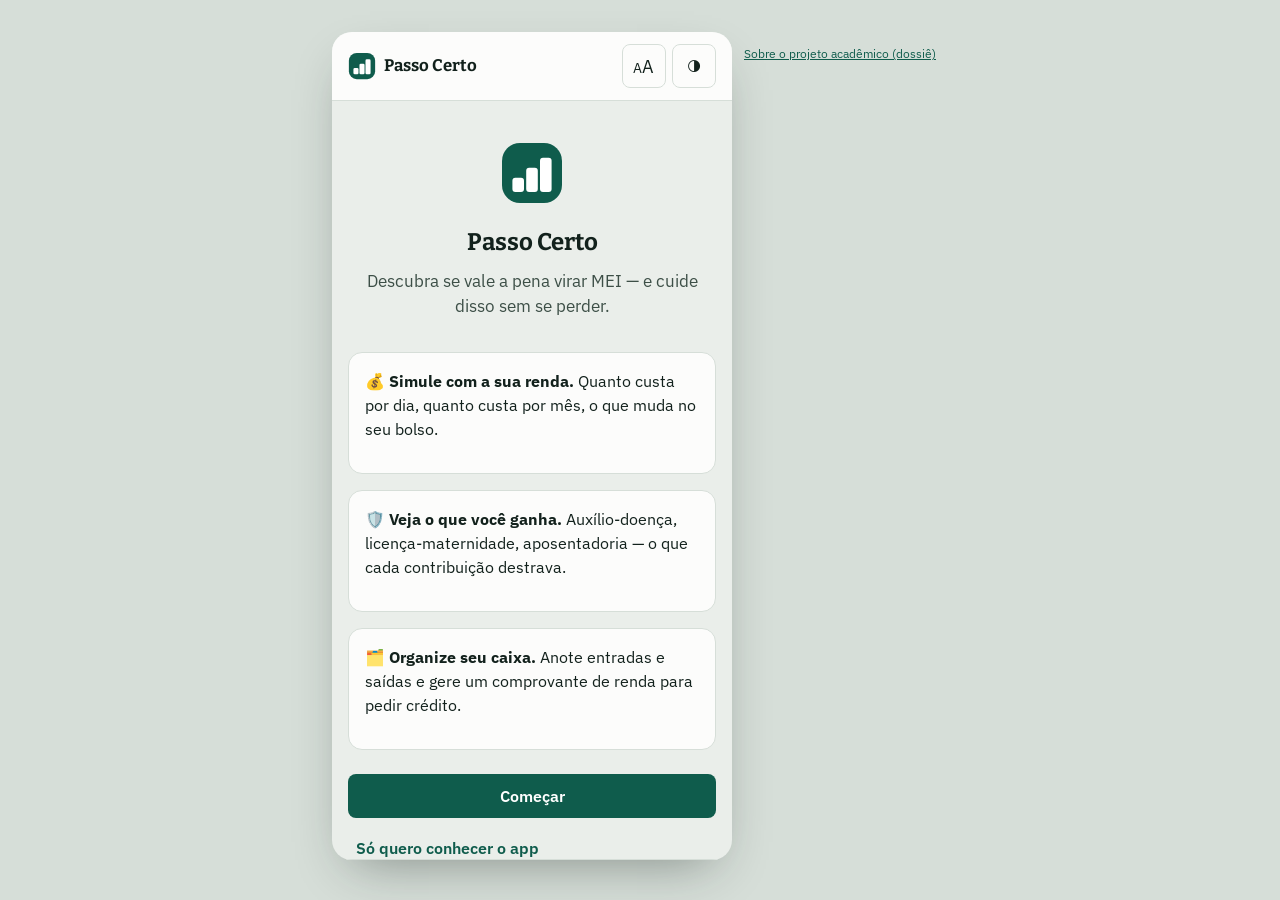
<file: index.html>
<!doctype html>
<html lang="pt-BR">
<head>
  <meta charset="utf-8">
  <meta name="viewport" content="width=device-width, initial-scale=1, viewport-fit=cover">
  <title>Passo Certo — decida, registre e mantenha seu MEI em dia</title>
  <meta name="description" content="O Passo Certo ajuda quem trabalha por conta própria a decidir se vale a pena virar MEI, a se organizar para isso e a não perder prazos nem direitos.">
  <meta name="theme-color" content="#0F5C4C">
  <link rel="icon" href="logo.svg" type="image/svg+xml">
  <link rel="apple-touch-icon" href="icons/icon-192.png">
  <link rel="manifest" href="manifest.json">
  <link rel="preconnect" href="https://fonts.googleapis.com">
  <link rel="preconnect" href="https://fonts.gstatic.com" crossorigin>
  <link href="https://fonts.googleapis.com/css2?family=Bitter:wght@600;700&family=IBM+Plex+Sans:wght@400;500;600&family=IBM+Plex+Mono:wght@400;500&display=swap" rel="stylesheet">
  <link rel="stylesheet" href="css/tokens.css">
  <link rel="stylesheet" href="css/styles.css">
</head>
<body>
  <a class="pular-link" href="#conteudo">Pular para o conteúdo</a>

  <div id="app">
    <header class="topo-app">
      <div class="topo-app__marca">
        <img src="logo.svg" width="28" height="28" alt="" aria-hidden="true">
        <span>Passo Certo</span>
      </div>
      <div class="topo-app__controles" role="group" aria-label="Preferências de exibição">
        <button type="button" id="botao-letra-maior" class="botao-icone" aria-pressed="false">
          <span aria-hidden="true">A<span style="font-size:1.3em">A</span></span>
          <span class="sr-only">Aumentar letra</span>
        </button>
        <button type="button" id="botao-tema" class="botao-icone" aria-label="Alternar tema claro ou escuro">
          <span id="icone-tema" aria-hidden="true">🌗</span>
        </button>
      </div>
    </header>

    <main id="conteudo" tabindex="-1"></main>

    <nav class="nav-abas" id="nav-abas" aria-label="Navegação principal" hidden></nav>
  </div>

  <div id="regiao-toasts" class="regiao-toasts" aria-live="polite" aria-atomic="true"></div>

  <footer class="rodape-discreto">
    <a href="dossie.html">Sobre o projeto acadêmico (dossiê)</a>
  </footer>

  <script type="module" src="js/app.js"></script>
</body>
</html>
</file>
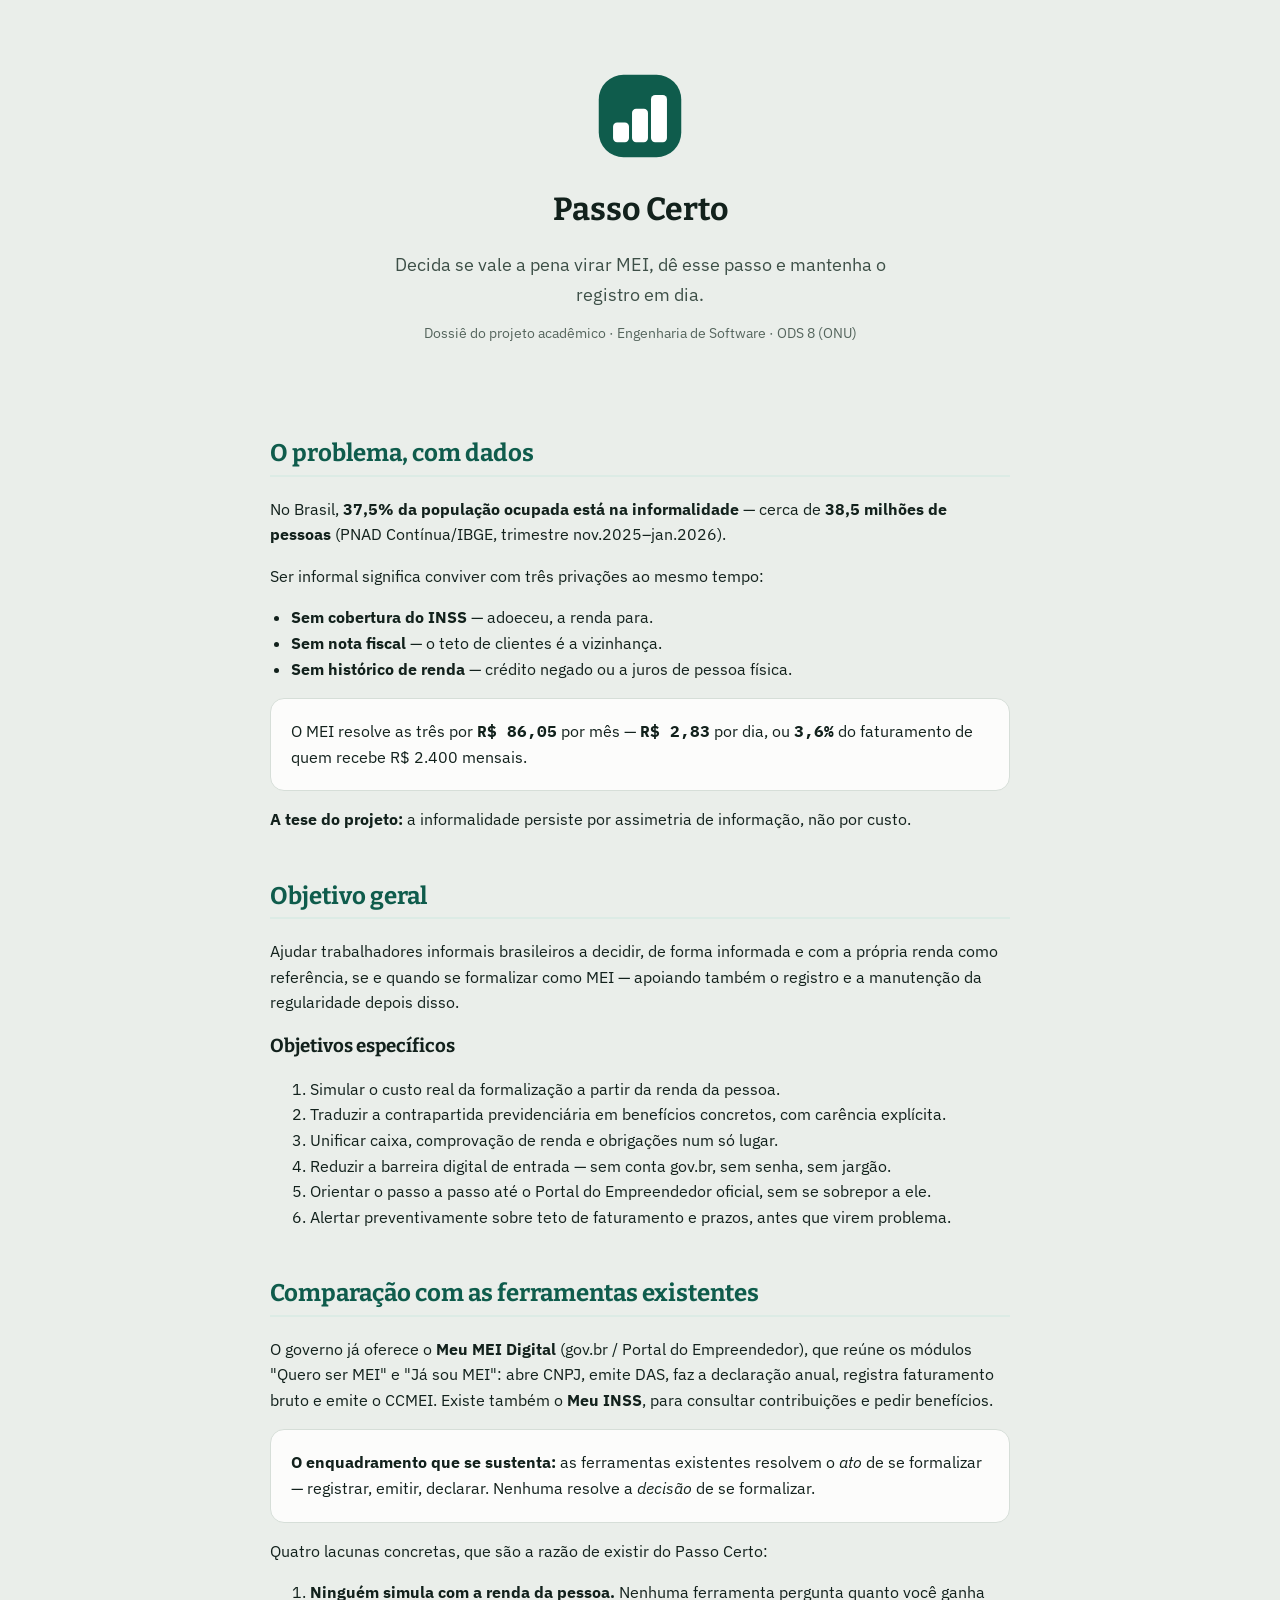
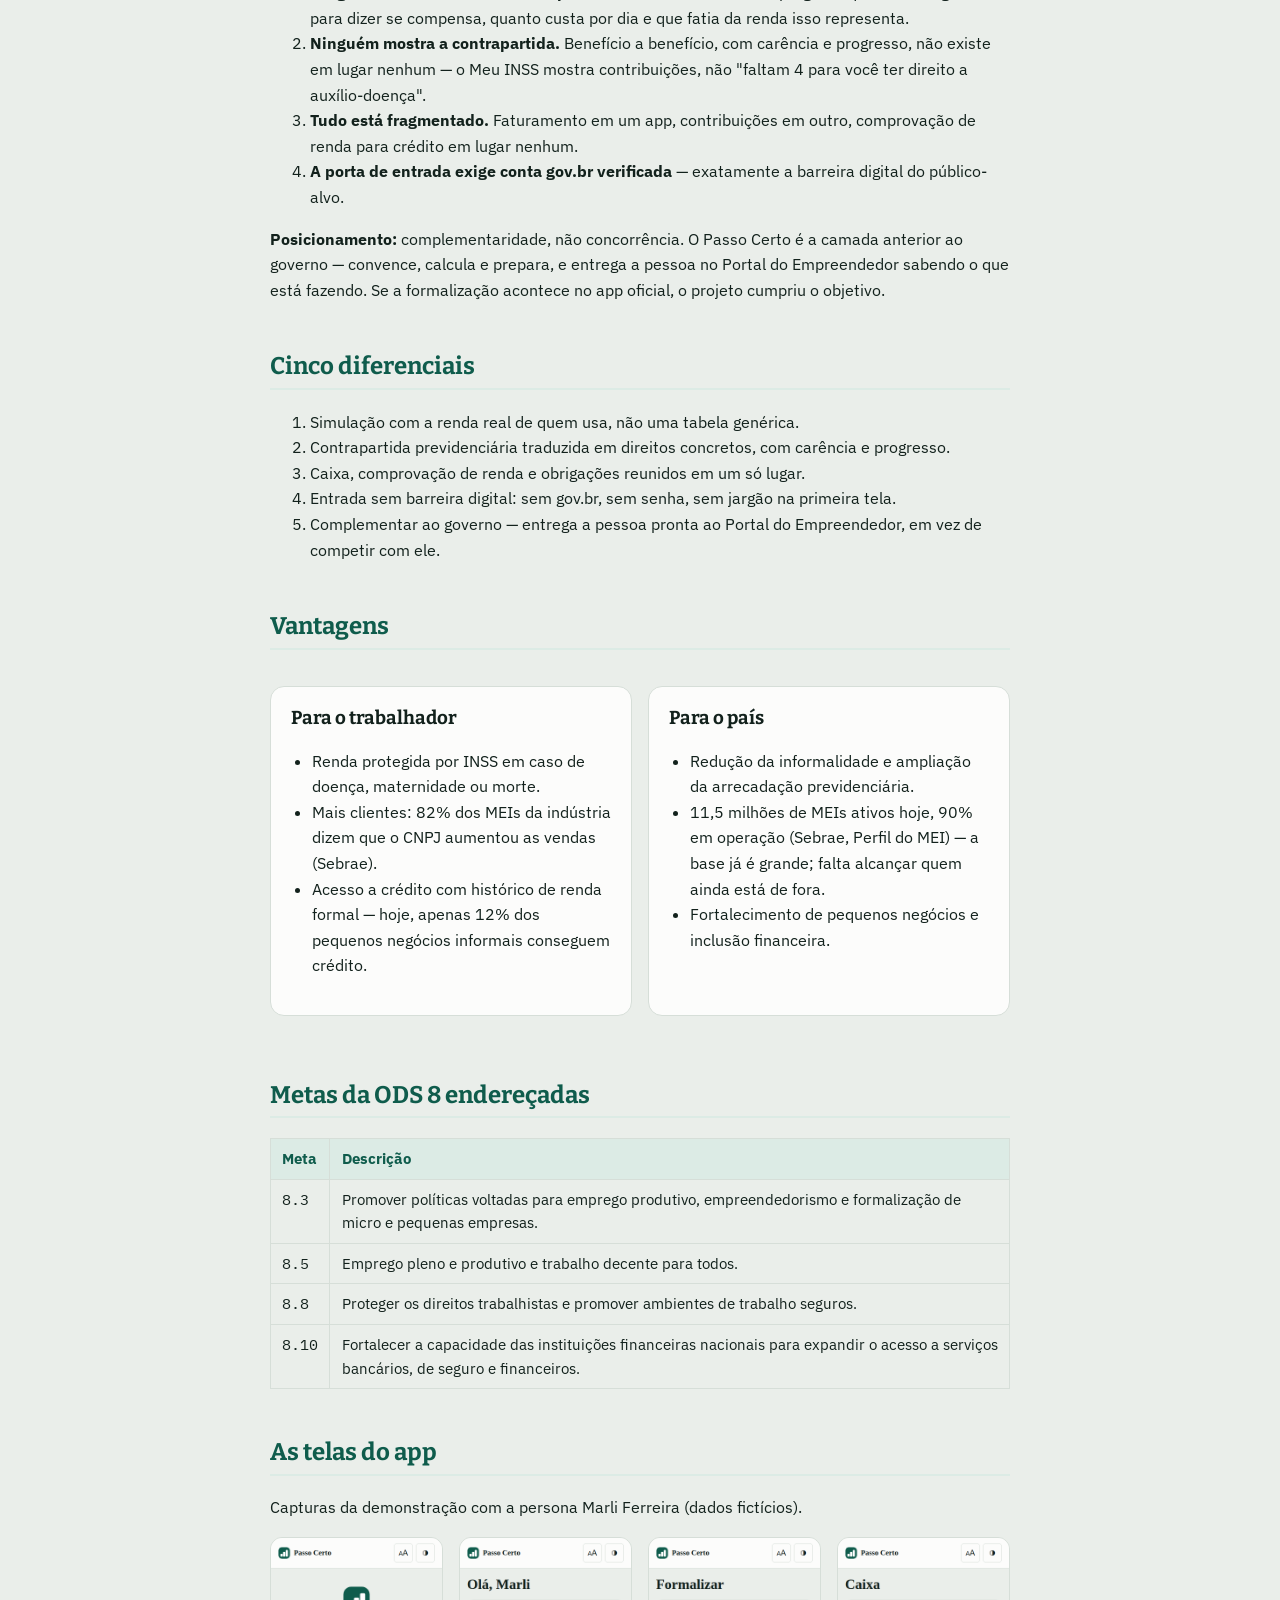
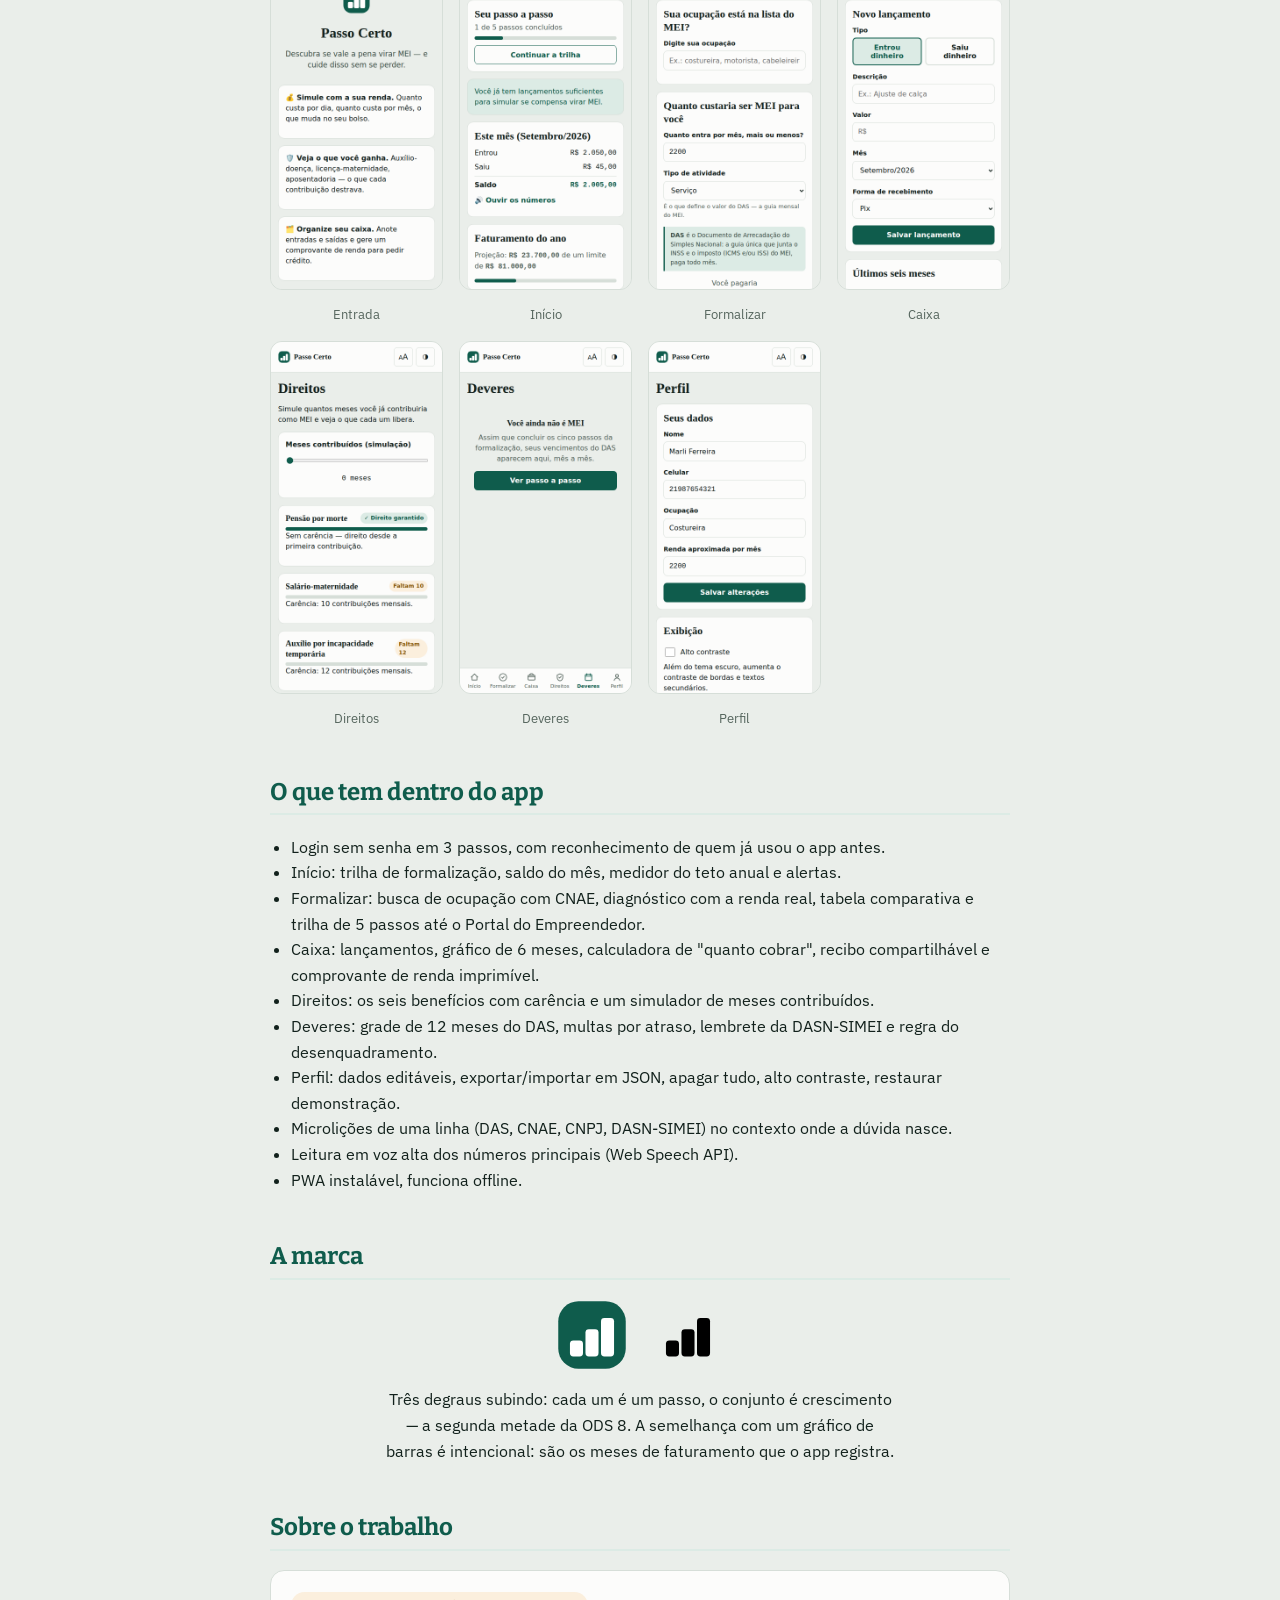
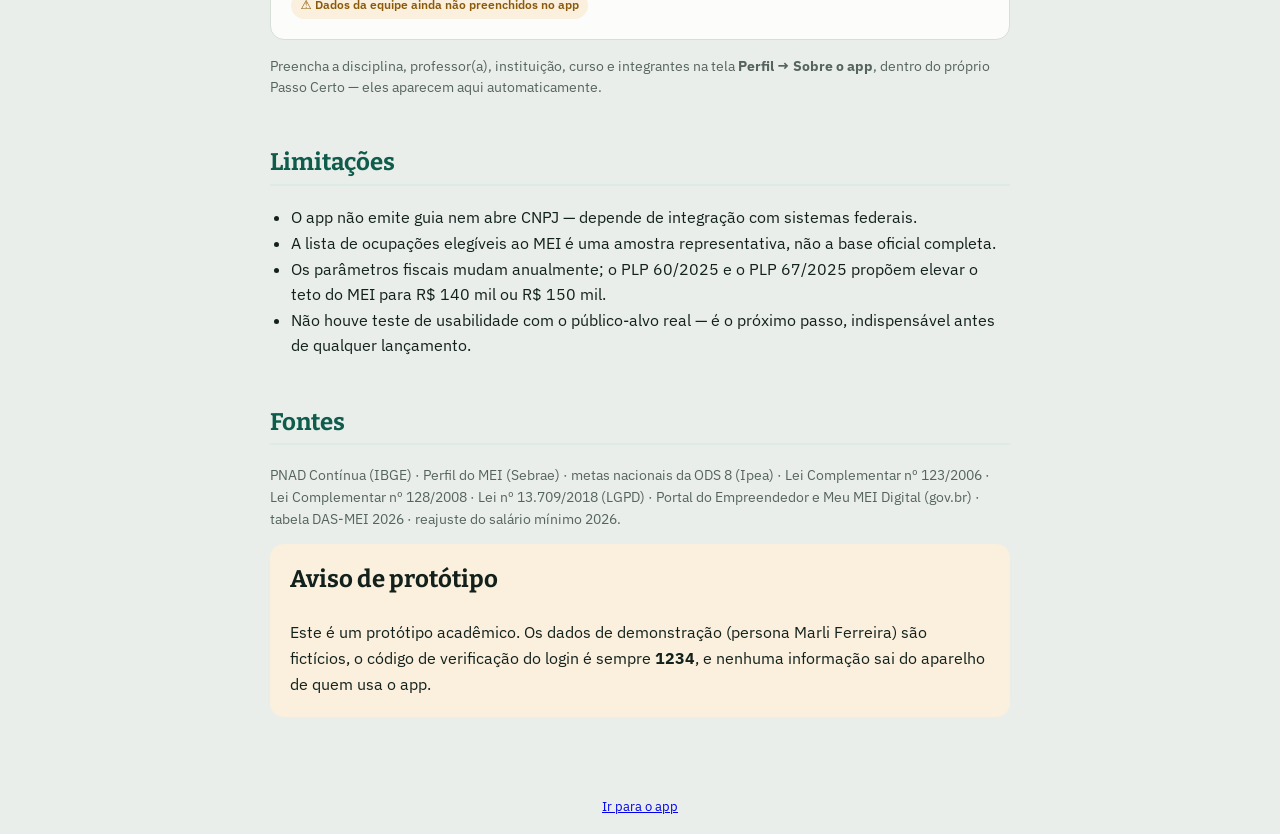
<file: dossie.html>
<!doctype html>
<html lang="pt-BR">
<head>
  <meta charset="utf-8">
  <meta name="viewport" content="width=device-width, initial-scale=1">
  <title>Dossiê do projeto — Passo Certo</title>
  <meta name="theme-color" content="#0F5C4C">
  <link rel="icon" href="logo.svg" type="image/svg+xml">
  <link rel="preconnect" href="https://fonts.googleapis.com">
  <link rel="preconnect" href="https://fonts.gstatic.com" crossorigin>
  <link href="https://fonts.googleapis.com/css2?family=Bitter:wght@600;700&family=IBM+Plex+Sans:wght@400;500;600&family=IBM+Plex+Mono:wght@400;500&display=swap" rel="stylesheet">
  <link rel="stylesheet" href="css/tokens.css">
  <style>
    * { box-sizing: border-box; }
    body {
      margin: 0;
      background: var(--bg);
      color: var(--ink);
      font-family: var(--font-body);
      line-height: 1.6;
    }
    .miolo { max-width: 780px; margin: 0 auto; padding: 1.5rem 1.25rem 4rem; }
    h1, h2, h3 { font-family: var(--font-title); line-height: 1.25; }
    h2 { color: var(--brand); border-bottom: 2px solid var(--brand-light); padding-bottom: 0.4rem; margin-top: 3rem; }
    .numero { font-family: var(--font-mono); font-variant-numeric: tabular-nums; }
    .capa { text-align: center; padding: 3rem 1rem 2rem; }
    .capa img.logo { width: 88px; height: 88px; border-radius: 22px; }
    .claim { font-size: 1.15rem; color: var(--secondary); max-width: 32rem; margin: 0.75rem auto 0; }
    .cartao { background: var(--card); border: 1px solid var(--line); border-radius: 14px; padding: 1.25rem; margin: 1rem 0; }
    .grade-2 { display: grid; grid-template-columns: 1fr 1fr; gap: 1rem; }
    @media (max-width: 640px) { .grade-2 { grid-template-columns: 1fr; } }
    table { width: 100%; border-collapse: collapse; margin: 1rem 0; font-size: 0.92rem; }
    th, td { border: 1px solid var(--line); padding: 0.5rem 0.7rem; text-align: left; vertical-align: top; }
    th { background: var(--brand-light); color: var(--brand); }
    .selo { display: inline-block; font-size: 0.78rem; font-weight: 600; padding: 0.2rem 0.6rem; border-radius: 999px; background: var(--amber-bg); color: var(--amber); }
    .grade-telas { display: grid; grid-template-columns: repeat(auto-fill, minmax(160px, 1fr)); gap: 1rem; margin-top: 1rem; }
    .grade-telas figure { margin: 0; text-align: center; }
    .grade-telas img { width: 100%; border-radius: 12px; border: 1px solid var(--line); }
    .grade-telas figcaption { font-size: 0.82rem; color: var(--muted); margin-top: 0.4rem; }
    .aviso-protótipo, .aviso-prototipo { background: var(--amber-bg); border-radius: 14px; padding: 1.25rem; }
    .fontes { font-size: 0.85rem; color: var(--muted); }
    .rodape-discreto { text-align: center; font-size: 0.8rem; color: var(--muted); padding: 1rem; }
    @media (max-width: 640px) { .rodape-discreto { display: none; } }
    ul { padding-left: 1.3rem; }
    .marca-tres-degraus { display: flex; align-items: center; justify-content: center; gap: 1.5rem; margin: 1rem 0; }
  </style>
</head>
<body>
  <div class="miolo">

    <div class="capa">
      <img class="logo" src="logo.svg" alt="Marca Passo Certo">
      <h1>Passo Certo</h1>
      <p class="claim">Decida se vale a pena virar MEI, dê esse passo e mantenha o registro em dia.</p>
      <p class="fontes">Dossiê do projeto acadêmico · Engenharia de Software · ODS 8 (ONU)</p>
    </div>

    <section id="problema">
      <h2>O problema, com dados</h2>
      <p>No Brasil, <strong>37,5% da população ocupada está na informalidade</strong> — cerca de
      <strong>38,5 milhões de pessoas</strong> (PNAD Contínua/IBGE, trimestre nov.2025–jan.2026).</p>
      <p>Ser informal significa conviver com três privações ao mesmo tempo:</p>
      <ul>
        <li><strong>Sem cobertura do INSS</strong> — adoeceu, a renda para.</li>
        <li><strong>Sem nota fiscal</strong> — o teto de clientes é a vizinhança.</li>
        <li><strong>Sem histórico de renda</strong> — crédito negado ou a juros de pessoa física.</li>
      </ul>
      <div class="cartao">
        <p style="margin:0">O MEI resolve as três por <strong class="numero">R$ 86,05</strong> por mês —
        <strong class="numero">R$ 2,83</strong> por dia, ou <strong class="numero">3,6%</strong> do faturamento
        de quem recebe R$ 2.400 mensais.</p>
      </div>
      <p><strong>A tese do projeto:</strong> a informalidade persiste por assimetria de informação, não por custo.</p>
    </section>

    <section id="objetivos">
      <h2>Objetivo geral</h2>
      <p>Ajudar trabalhadores informais brasileiros a decidir, de forma informada e com a própria renda como
      referência, se e quando se formalizar como MEI — apoiando também o registro e a manutenção da regularidade
      depois disso.</p>
      <h3>Objetivos específicos</h3>
      <ol>
        <li>Simular o custo real da formalização a partir da renda da pessoa.</li>
        <li>Traduzir a contrapartida previdenciária em benefícios concretos, com carência explícita.</li>
        <li>Unificar caixa, comprovação de renda e obrigações num só lugar.</li>
        <li>Reduzir a barreira digital de entrada — sem conta gov.br, sem senha, sem jargão.</li>
        <li>Orientar o passo a passo até o Portal do Empreendedor oficial, sem se sobrepor a ele.</li>
        <li>Alertar preventivamente sobre teto de faturamento e prazos, antes que virem problema.</li>
      </ol>
    </section>

    <section id="comparativo">
      <h2>Comparação com as ferramentas existentes</h2>
      <p>O governo já oferece o <strong>Meu MEI Digital</strong> (gov.br / Portal do Empreendedor), que reúne os
      módulos "Quero ser MEI" e "Já sou MEI": abre CNPJ, emite DAS, faz a declaração anual, registra faturamento
      bruto e emite o CCMEI. Existe também o <strong>Meu INSS</strong>, para consultar contribuições e pedir
      benefícios.</p>
      <div class="cartao">
        <p style="margin:0"><strong>O enquadramento que se sustenta:</strong> as ferramentas existentes resolvem o
        <em>ato</em> de se formalizar — registrar, emitir, declarar. Nenhuma resolve a <em>decisão</em> de se
        formalizar.</p>
      </div>
      <p>Quatro lacunas concretas, que são a razão de existir do Passo Certo:</p>
      <ol>
        <li><strong>Ninguém simula com a renda da pessoa.</strong> Nenhuma ferramenta pergunta quanto você ganha
        para dizer se compensa, quanto custa por dia e que fatia da renda isso representa.</li>
        <li><strong>Ninguém mostra a contrapartida.</strong> Benefício a benefício, com carência e progresso, não
        existe em lugar nenhum — o Meu INSS mostra contribuições, não "faltam 4 para você ter direito a
        auxílio-doença".</li>
        <li><strong>Tudo está fragmentado.</strong> Faturamento em um app, contribuições em outro, comprovação de
        renda para crédito em lugar nenhum.</li>
        <li><strong>A porta de entrada exige conta gov.br verificada</strong> — exatamente a barreira digital do
        público-alvo.</li>
      </ol>
      <p><strong>Posicionamento:</strong> complementaridade, não concorrência. O Passo Certo é a camada anterior ao
      governo — convence, calcula e prepara, e entrega a pessoa no Portal do Empreendedor sabendo o que está
      fazendo. Se a formalização acontece no app oficial, o projeto cumpriu o objetivo.</p>
    </section>

    <section id="diferenciais">
      <h2>Cinco diferenciais</h2>
      <ol>
        <li>Simulação com a renda real de quem usa, não uma tabela genérica.</li>
        <li>Contrapartida previdenciária traduzida em direitos concretos, com carência e progresso.</li>
        <li>Caixa, comprovação de renda e obrigações reunidos em um só lugar.</li>
        <li>Entrada sem barreira digital: sem gov.br, sem senha, sem jargão na primeira tela.</li>
        <li>Complementar ao governo — entrega a pessoa pronta ao Portal do Empreendedor, em vez de competir com ele.</li>
      </ol>
    </section>

    <section id="vantagens">
      <h2>Vantagens</h2>
      <div class="grade-2">
        <div class="cartao">
          <h3 style="margin-top:0">Para o trabalhador</h3>
          <ul>
            <li>Renda protegida por INSS em caso de doença, maternidade ou morte.</li>
            <li>Mais clientes: 82% dos MEIs da indústria dizem que o CNPJ aumentou as vendas (Sebrae).</li>
            <li>Acesso a crédito com histórico de renda formal — hoje, apenas 12% dos pequenos negócios
            informais conseguem crédito.</li>
          </ul>
        </div>
        <div class="cartao">
          <h3 style="margin-top:0">Para o país</h3>
          <ul>
            <li>Redução da informalidade e ampliação da arrecadação previdenciária.</li>
            <li>11,5 milhões de MEIs ativos hoje, 90% em operação (Sebrae, Perfil do MEI) — a base já é grande;
            falta alcançar quem ainda está de fora.</li>
            <li>Fortalecimento de pequenos negócios e inclusão financeira.</li>
          </ul>
        </div>
      </div>
    </section>

    <section id="ods8">
      <h2>Metas da ODS 8 endereçadas</h2>
      <table>
        <thead><tr><th>Meta</th><th>Descrição</th></tr></thead>
        <tbody>
          <tr><td class="numero">8.3</td><td>Promover políticas voltadas para emprego produtivo, empreendedorismo e formalização de micro e pequenas empresas.</td></tr>
          <tr><td class="numero">8.5</td><td>Emprego pleno e produtivo e trabalho decente para todos.</td></tr>
          <tr><td class="numero">8.8</td><td>Proteger os direitos trabalhistas e promover ambientes de trabalho seguros.</td></tr>
          <tr><td class="numero">8.10</td><td>Fortalecer a capacidade das instituições financeiras nacionais para expandir o acesso a serviços bancários, de seguro e financeiros.</td></tr>
        </tbody>
      </table>
    </section>

    <section id="telas">
      <h2>As telas do app</h2>
      <p>Capturas da demonstração com a persona Marli Ferreira (dados fictícios).</p>
      <div class="grade-telas">
        <figure><img src="capturas/entrada.png" alt="Tela de entrada, com logo, propostas de valor e botão Começar"><figcaption>Entrada</figcaption></figure>
        <figure><img src="capturas/inicio.png" alt="Tela Início com trilha, saldo do mês e faturamento do ano"><figcaption>Início</figcaption></figure>
        <figure><img src="capturas/formalizar.png" alt="Tela Formalizar com busca de ocupação e diagnóstico de DAS"><figcaption>Formalizar</figcaption></figure>
        <figure><img src="capturas/caixa.png" alt="Tela Caixa com formulário de lançamento e gráfico"><figcaption>Caixa</figcaption></figure>
        <figure><img src="capturas/direitos.png" alt="Tela Direitos com os seis benefícios e carência"><figcaption>Direitos</figcaption></figure>
        <figure><img src="capturas/deveres.png" alt="Tela Deveres com grade de 12 meses"><figcaption>Deveres</figcaption></figure>
        <figure><img src="capturas/perfil.png" alt="Tela Perfil com dados editáveis e preferências"><figcaption>Perfil</figcaption></figure>
      </div>
    </section>

    <section id="dentro-do-app">
      <h2>O que tem dentro do app</h2>
      <ul>
        <li>Login sem senha em 3 passos, com reconhecimento de quem já usou o app antes.</li>
        <li>Início: trilha de formalização, saldo do mês, medidor do teto anual e alertas.</li>
        <li>Formalizar: busca de ocupação com CNAE, diagnóstico com a renda real, tabela comparativa e trilha de 5 passos até o Portal do Empreendedor.</li>
        <li>Caixa: lançamentos, gráfico de 6 meses, calculadora de "quanto cobrar", recibo compartilhável e comprovante de renda imprimível.</li>
        <li>Direitos: os seis benefícios com carência e um simulador de meses contribuídos.</li>
        <li>Deveres: grade de 12 meses do DAS, multas por atraso, lembrete da DASN-SIMEI e regra do desenquadramento.</li>
        <li>Perfil: dados editáveis, exportar/importar em JSON, apagar tudo, alto contraste, restaurar demonstração.</li>
        <li>Microlições de uma linha (DAS, CNAE, CNPJ, DASN-SIMEI) no contexto onde a dúvida nasce.</li>
        <li>Leitura em voz alta dos números principais (Web Speech API).</li>
        <li>PWA instalável, funciona offline.</li>
      </ul>
    </section>

    <section id="marca">
      <h2>A marca</h2>
      <div class="marca-tres-degraus">
        <img src="logo.svg" width="72" height="72" alt="Logo Passo Certo colorido">
        <img src="logo-monocromatica.svg" width="72" height="72" alt="Logo Passo Certo monocromático" style="color:var(--brand)">
      </div>
      <p style="text-align:center; max-width:32rem; margin:0 auto">Três degraus subindo: cada um é um passo, o
      conjunto é crescimento — a segunda metade da ODS 8. A semelhança com um gráfico de barras é intencional:
      são os meses de faturamento que o app registra.</p>
    </section>

    <section id="sobre-o-trabalho">
      <h2>Sobre o trabalho</h2>
      <div class="cartao" id="dados-equipe">
        <p class="fontes">Carregando dados da equipe salvos no app…</p>
      </div>
      <p class="fontes">Preencha a disciplina, professor(a), instituição, curso e integrantes na tela
      <strong>Perfil → Sobre o app</strong>, dentro do próprio Passo Certo — eles aparecem aqui automaticamente.</p>
    </section>

    <section id="limitacoes">
      <h2>Limitações</h2>
      <ul>
        <li>O app não emite guia nem abre CNPJ — depende de integração com sistemas federais.</li>
        <li>A lista de ocupações elegíveis ao MEI é uma amostra representativa, não a base oficial completa.</li>
        <li>Os parâmetros fiscais mudam anualmente; o PLP 60/2025 e o PLP 67/2025 propõem elevar o teto do MEI
        para R$ 140 mil ou R$ 150 mil.</li>
        <li>Não houve teste de usabilidade com o público-alvo real — é o próximo passo, indispensável antes de
        qualquer lançamento.</li>
      </ul>
    </section>

    <section id="fontes">
      <h2>Fontes</h2>
      <p class="fontes">
        PNAD Contínua (IBGE) · Perfil do MEI (Sebrae) · metas nacionais da ODS 8 (Ipea) ·
        Lei Complementar nº 123/2006 · Lei Complementar nº 128/2008 · Lei nº 13.709/2018 (LGPD) ·
        Portal do Empreendedor e Meu MEI Digital (gov.br) · tabela DAS-MEI 2026 · reajuste do salário mínimo 2026.
      </p>
    </section>

    <section class="aviso-prototipo">
      <h2 style="margin-top:0; border:none; color:var(--ink)">Aviso de protótipo</h2>
      <p style="margin:0">Este é um protótipo acadêmico. Os dados de demonstração (persona Marli Ferreira) são
      fictícios, o código de verificação do login é sempre <strong>1234</strong>, e nenhuma informação sai do
      aparelho de quem usa o app.</p>
    </section>

  </div>

  <footer class="rodape-discreto">
    <a href="index.html">Ir para o app</a>
  </footer>

  <script type="module">
    import { obterEstado } from './js/state.js';
    const { equipe } = obterEstado();
    const alvo = document.getElementById('dados-equipe');
    const vazio = !equipe.disciplina && !equipe.professor && !equipe.integrantes && !equipe.instituicao && !equipe.curso;
    if (vazio) {
      alvo.innerHTML = '<span class="selo">⚠ Dados da equipe ainda não preenchidos no app</span>';
    } else {
      alvo.innerHTML = `
        <p><strong>Disciplina:</strong> ${equipe.disciplina || '—'}</p>
        <p><strong>Professor(a):</strong> ${equipe.professor || '—'}</p>
        <p><strong>Instituição:</strong> ${equipe.instituicao || '—'}</p>
        <p><strong>Curso:</strong> ${equipe.curso || '—'}</p>
        <p><strong>Integrantes:</strong> ${equipe.integrantes || '—'}</p>
      `;
    }
  </script>
</body>
</html>
</file>
<file: css/tokens.css>
/* Tokens de cor e tipografia do Passo Certo.
   Paleta clara definida em :root; a escura é redefinida em dois lugares
   (prefers-color-scheme e [data-theme="dark"]) para que o sistema e a
   escolha manual do usuário funcionem em qualquer ordem. */

:root {
  --bg: #EAEEEA;
  --card: #FCFCFB;
  --ink: #12211C;
  --secondary: #3D4F47;
  --muted: #55655D;
  --line: #D6DED8;
  --brand: #0F5C4C;
  --brand-light: #DCEBE5;
  --amber: #8A5A0A;
  --amber-bg: #FBEFDD;
  --critical: #A93F29;
  --critical-bg: #F7E4DF;
  --chart-1: #0E8F86;
  --chart-2: #C4622A;

  --focus-ring: #0F5C4C;
  --shadow-color: 150 20% 10%;

  --font-title: 'Bitter', Georgia, 'Times New Roman', serif;
  --font-body: 'IBM Plex Sans', system-ui, -apple-system, Segoe UI, Roboto, sans-serif;
  --font-mono: 'IBM Plex Mono', 'Courier New', monospace;

  --tap-min: 44px;
  --radius-sm: 8px;
  --radius-md: 14px;
  --radius-lg: 20px;

  color-scheme: light;
}

@media (prefers-color-scheme: dark) {
  :root:not([data-theme="light"]) {
    --bg: #0E1311;
    --card: #171E1B;
    --ink: #E7EEEA;
    --secondary: #A9BDB3;
    --muted: #7E9088;
    --line: #2A332E;
    --brand: #4FBF9F;
    --brand-light: #1B2E27;
    --amber: #E0A857;
    --amber-bg: #2E2410;
    --critical: #E08469;
    --critical-bg: #33201B;
    --chart-1: #1F9C89;
    --chart-2: #CE7A3A;
    --focus-ring: #4FBF9F;
    color-scheme: dark;
  }
}

:root[data-theme="dark"] {
  --bg: #0E1311;
  --card: #171E1B;
  --ink: #E7EEEA;
  --secondary: #A9BDB3;
  --muted: #7E9088;
  --line: #2A332E;
  --brand: #4FBF9F;
  --brand-light: #1B2E27;
  --amber: #E0A857;
  --amber-bg: #2E2410;
  --critical: #E08469;
  --critical-bg: #33201B;
  --chart-1: #1F9C89;
  --chart-2: #CE7A3A;
  --focus-ring: #4FBF9F;
  color-scheme: dark;
}

/* Alto contraste: opção explícita, independente do tema claro/escuro */
:root[data-contraste="alto"] {
  --line: var(--ink);
  --muted: var(--secondary);
}
</file>
<file: css/styles.css>
/* Passo Certo — layout e componentes. Tokens de cor/tipografia em tokens.css. */

* { box-sizing: border-box; }
html { -webkit-text-size-adjust: 100%; }

body {
  margin: 0;
  min-height: 100vh;
  background: var(--bg);
  color: var(--ink);
  font-family: var(--font-body);
  font-size: 16px;
  line-height: 1.5;
}

/* Controle "letra maior": amplia a raiz inteira, não só um texto isolado. */
html.texto-grande { font-size: 19px; }

h1, h2, h3, h4 {
  font-family: var(--font-title);
  line-height: 1.25;
  margin: 0 0 0.5em;
}

p { margin: 0 0 1em; }

.numero, .valor, input[type="tel"], input[type="number"] {
  font-family: var(--font-mono);
  font-variant-numeric: tabular-nums;
}

button, input, select, textarea { font-family: inherit; font-size: 1rem; color: inherit; }

a { color: var(--brand); }

.sr-only {
  position: absolute;
  width: 1px; height: 1px;
  padding: 0; margin: -1px;
  overflow: hidden;
  clip: rect(0, 0, 0, 0);
  white-space: nowrap;
  border: 0;
}

.pular-link {
  position: absolute;
  left: 0.5rem; top: -3rem;
  background: var(--brand);
  color: #fff;
  padding: 0.75rem 1.25rem;
  border-radius: var(--radius-sm);
  z-index: 100;
  transition: top 0.15s ease;
}
.pular-link:focus { top: 0.5rem; }

:focus-visible {
  outline: 3px solid var(--focus-ring);
  outline-offset: 2px;
}

@media (prefers-reduced-motion: reduce) {
  *, *::before, *::after {
    animation-duration: 0.001ms !important;
    animation-iteration-count: 1 !important;
    transition-duration: 0.001ms !important;
    scroll-behavior: auto !important;
  }
}

/* -------- Moldura do app -------- */

#app {
  min-height: 100vh;
  display: flex;
  flex-direction: column;
  background: var(--bg);
}

@media (min-width: 640px) {
  body {
    display: flex;
    justify-content: center;
    padding-block: 2rem;
    background: var(--line);
  }
  #app {
    width: 400px;
    min-height: 780px;
    max-height: 92vh;
    border-radius: var(--radius-lg);
    box-shadow: 0 20px 50px -20px hsl(var(--shadow-color) / 0.45);
    overflow: hidden;
  }
}

.topo-app {
  display: flex;
  align-items: center;
  justify-content: space-between;
  gap: 0.5rem;
  padding: 0.75rem 1rem;
  background: var(--card);
  border-bottom: 1px solid var(--line);
  flex: 0 0 auto;
}

.topo-app__marca {
  display: flex;
  align-items: center;
  gap: 0.5rem;
  font-family: var(--font-title);
  font-weight: 700;
  font-size: 1.05rem;
}

.topo-app__controles { display: flex; gap: 0.4rem; }

.botao-icone {
  min-width: var(--tap-min);
  min-height: var(--tap-min);
  display: inline-flex;
  align-items: center;
  justify-content: center;
  border: 1px solid var(--line);
  background: var(--card);
  border-radius: var(--radius-sm);
  cursor: pointer;
  font-size: 0.85rem;
}
.botao-icone[aria-pressed="true"] { background: var(--brand-light); border-color: var(--brand); color: var(--brand); }

#conteudo {
  flex: 1 1 auto;
  overflow-y: auto;
  padding: 1rem 1rem 1.5rem;
}
#conteudo:focus { outline: none; }

/* -------- Navegação por abas -------- */

.nav-abas {
  display: flex;
  border-top: 1px solid var(--line);
  background: var(--card);
  flex: 0 0 auto;
  padding-bottom: env(safe-area-inset-bottom, 0);
}
.nav-abas__item {
  flex: 1 1 0;
  min-height: 56px;
  display: flex;
  flex-direction: column;
  align-items: center;
  justify-content: center;
  gap: 0.15rem;
  background: none;
  border: none;
  color: var(--muted);
  font-size: 0.7rem;
  cursor: pointer;
  padding: 0.35rem 0.1rem;
}
.nav-abas__item svg { width: 22px; height: 22px; }
.nav-abas__item[aria-current="page"] { color: var(--brand); font-weight: 600; }

/* -------- Componentes comuns -------- */

.cartao {
  background: var(--card);
  border: 1px solid var(--line);
  border-radius: var(--radius-md);
  padding: 1rem;
  margin-bottom: 1rem;
}

.botao {
  display: inline-flex;
  align-items: center;
  justify-content: center;
  gap: 0.5rem;
  min-height: var(--tap-min);
  padding: 0.65rem 1.2rem;
  border-radius: var(--radius-sm);
  border: 1px solid transparent;
  font-weight: 600;
  cursor: pointer;
  width: 100%;
}
.botao-primario { background: var(--brand); color: #fff; }
.botao-primario:hover { filter: brightness(1.05); }
.botao-secundario { background: var(--card); color: var(--brand); border-color: var(--brand); }
.botao-texto { background: none; border: none; color: var(--brand); font-weight: 600; width: auto; padding: 0.5rem; min-height: var(--tap-min); display: inline-flex; align-items: center; }
.botao-perigo { background: var(--critical-bg); color: var(--critical); border-color: var(--critical); }
.botao:disabled { opacity: 0.5; cursor: not-allowed; }

.campo { margin-bottom: 1rem; }
.campo label {
  display: block;
  font-weight: 600;
  margin-bottom: 0.35rem;
  font-size: 0.9rem;
}
.campo input, .campo select, .campo textarea {
  width: 100%;
  min-height: var(--tap-min);
  padding: 0.6rem 0.75rem;
  border: 1px solid var(--line);
  border-radius: var(--radius-sm);
  background: var(--card);
  color: var(--ink);
}
.campo input:focus, .campo select:focus, .campo textarea:focus { border-color: var(--brand); }
.campo .ajuda { font-size: 0.82rem; color: var(--muted); margin-top: 0.3rem; }

.selo {
  display: inline-flex;
  align-items: center;
  gap: 0.3rem;
  font-size: 0.78rem;
  font-weight: 600;
  padding: 0.2rem 0.55rem;
  border-radius: 999px;
}
.selo-brand { background: var(--brand-light); color: var(--brand); }
.selo-amber { background: var(--amber-bg); color: var(--amber); }
.selo-critico { background: var(--critical-bg); color: var(--critical); }

.microlicao {
  border-left: 3px solid var(--brand);
  background: var(--brand-light);
  border-radius: 0 var(--radius-sm) var(--radius-sm) 0;
  padding: 0.6rem 0.8rem;
  font-size: 0.85rem;
  color: var(--secondary);
  margin: 0.5rem 0 1rem;
}

.estado-vazio {
  text-align: center;
  padding: 2rem 1rem;
  color: var(--muted);
}
.estado-vazio h3 { color: var(--ink); }

.progresso-linha {
  height: 8px;
  border-radius: 999px;
  background: var(--line);
  overflow: hidden;
}
.progresso-linha__preenchido {
  height: 100%;
  background: var(--brand);
  border-radius: 999px;
  transition: width 0.3s ease;
}

/* -------- Toasts -------- */

.regiao-toasts {
  position: fixed;
  left: 50%;
  bottom: 1rem;
  transform: translateX(-50%);
  width: min(360px, calc(100vw - 2rem));
  display: flex;
  flex-direction: column;
  gap: 0.5rem;
  z-index: 200;
}
.toast {
  background: var(--ink);
  color: var(--bg);
  border-radius: var(--radius-sm);
  padding: 0.75rem 1rem;
  display: flex;
  align-items: center;
  justify-content: space-between;
  gap: 0.75rem;
  font-size: 0.9rem;
  box-shadow: 0 10px 25px -10px hsl(var(--shadow-color) / 0.5);
  animation: toast-entra 0.2s ease;
}
@keyframes toast-entra {
  from { opacity: 0; transform: translateY(8px); }
  to { opacity: 1; transform: translateY(0); }
}
.toast button {
  background: none;
  border: none;
  color: var(--chart-2);
  font-weight: 700;
  cursor: pointer;
  min-height: var(--tap-min);
  padding: 0 0.5rem;
}

.rodape-discreto {
  text-align: center;
  font-size: 0.78rem;
  padding: 0.75rem;
  color: var(--muted);
}
@media (max-width: 640px) {
  .rodape-discreto { display: none; }
}

.linha-confianca {
  font-size: 0.8rem;
  color: var(--muted);
  text-align: center;
}

.tabela-comparativa {
  width: 100%;
  border-collapse: collapse;
  font-size: 0.85rem;
}
.tabela-comparativa th, .tabela-comparativa td {
  border: 1px solid var(--line);
  padding: 0.5rem;
  text-align: left;
  vertical-align: top;
}
.tabela-comparativa th { background: var(--brand-light); color: var(--brand); }

.grade-12-meses {
  display: grid;
  grid-template-columns: repeat(3, 1fr);
  gap: 0.5rem;
}
.mes-celula {
  border: 1px solid var(--line);
  border-radius: var(--radius-sm);
  padding: 0.5rem;
  text-align: center;
  font-size: 0.78rem;
}
.mes-celula.pago { border-color: var(--brand); background: var(--brand-light); }
.mes-celula.atrasado { border-color: var(--critical); background: var(--critical-bg); }

/* -------- Modal simples (recibo, calculadora) -------- */

.sobreposicao {
  position: fixed;
  inset: 0;
  background: hsl(150 20% 8% / 0.55);
  display: flex;
  align-items: flex-end;
  justify-content: center;
  z-index: 300;
}
@media (min-width: 640px) {
  .sobreposicao { align-items: center; }
}
.sobreposicao__caixa {
  background: var(--card);
  color: var(--ink);
  width: 100%;
  max-width: 420px;
  max-height: 85vh;
  overflow-y: auto;
  border-radius: var(--radius-lg) var(--radius-lg) 0 0;
  padding: 1.25rem;
}
@media (min-width: 640px) {
  .sobreposicao__caixa { border-radius: var(--radius-lg); }
}

.lancamento-linha {
  display: flex;
  justify-content: space-between;
  align-items: center;
  gap: 0.5rem;
  padding: 0.6rem 0;
  border-bottom: 1px solid var(--line);
}
.lancamento-linha__acoes { display: flex; gap: 0.25rem; }

/* -------- Comprovante de renda: só aparece na impressão -------- */

#comprovante-overlay { display: none; }
#comprovante-overlay.aberto {
  display: block;
  position: fixed;
  inset: 0;
  background: var(--bg);
  z-index: 400;
  overflow-y: auto;
  padding: 1.5rem;
}
.comprovante-documento {
  max-width: 640px;
  margin: 0 auto;
  background: var(--card);
  border: 1px solid var(--line);
  border-radius: var(--radius-md);
  padding: 1.5rem;
}
.comprovante-documento table { width: 100%; border-collapse: collapse; margin: 1rem 0; }
.comprovante-documento th, .comprovante-documento td { border: 1px solid var(--line); padding: 0.4rem 0.6rem; text-align: right; }
.comprovante-documento th:first-child, .comprovante-documento td:first-child { text-align: left; }
.assinatura-linha { border-top: 1px solid var(--ink); width: 260px; margin-top: 3rem; padding-top: 0.3rem; }

@media print {
  body * { visibility: hidden; }
  #comprovante-overlay, #comprovante-overlay * { visibility: visible; }
  #comprovante-overlay { position: absolute; inset: 0; padding: 0; }
  #comprovante-overlay .nao-imprimir { display: none; }
}
</file>
